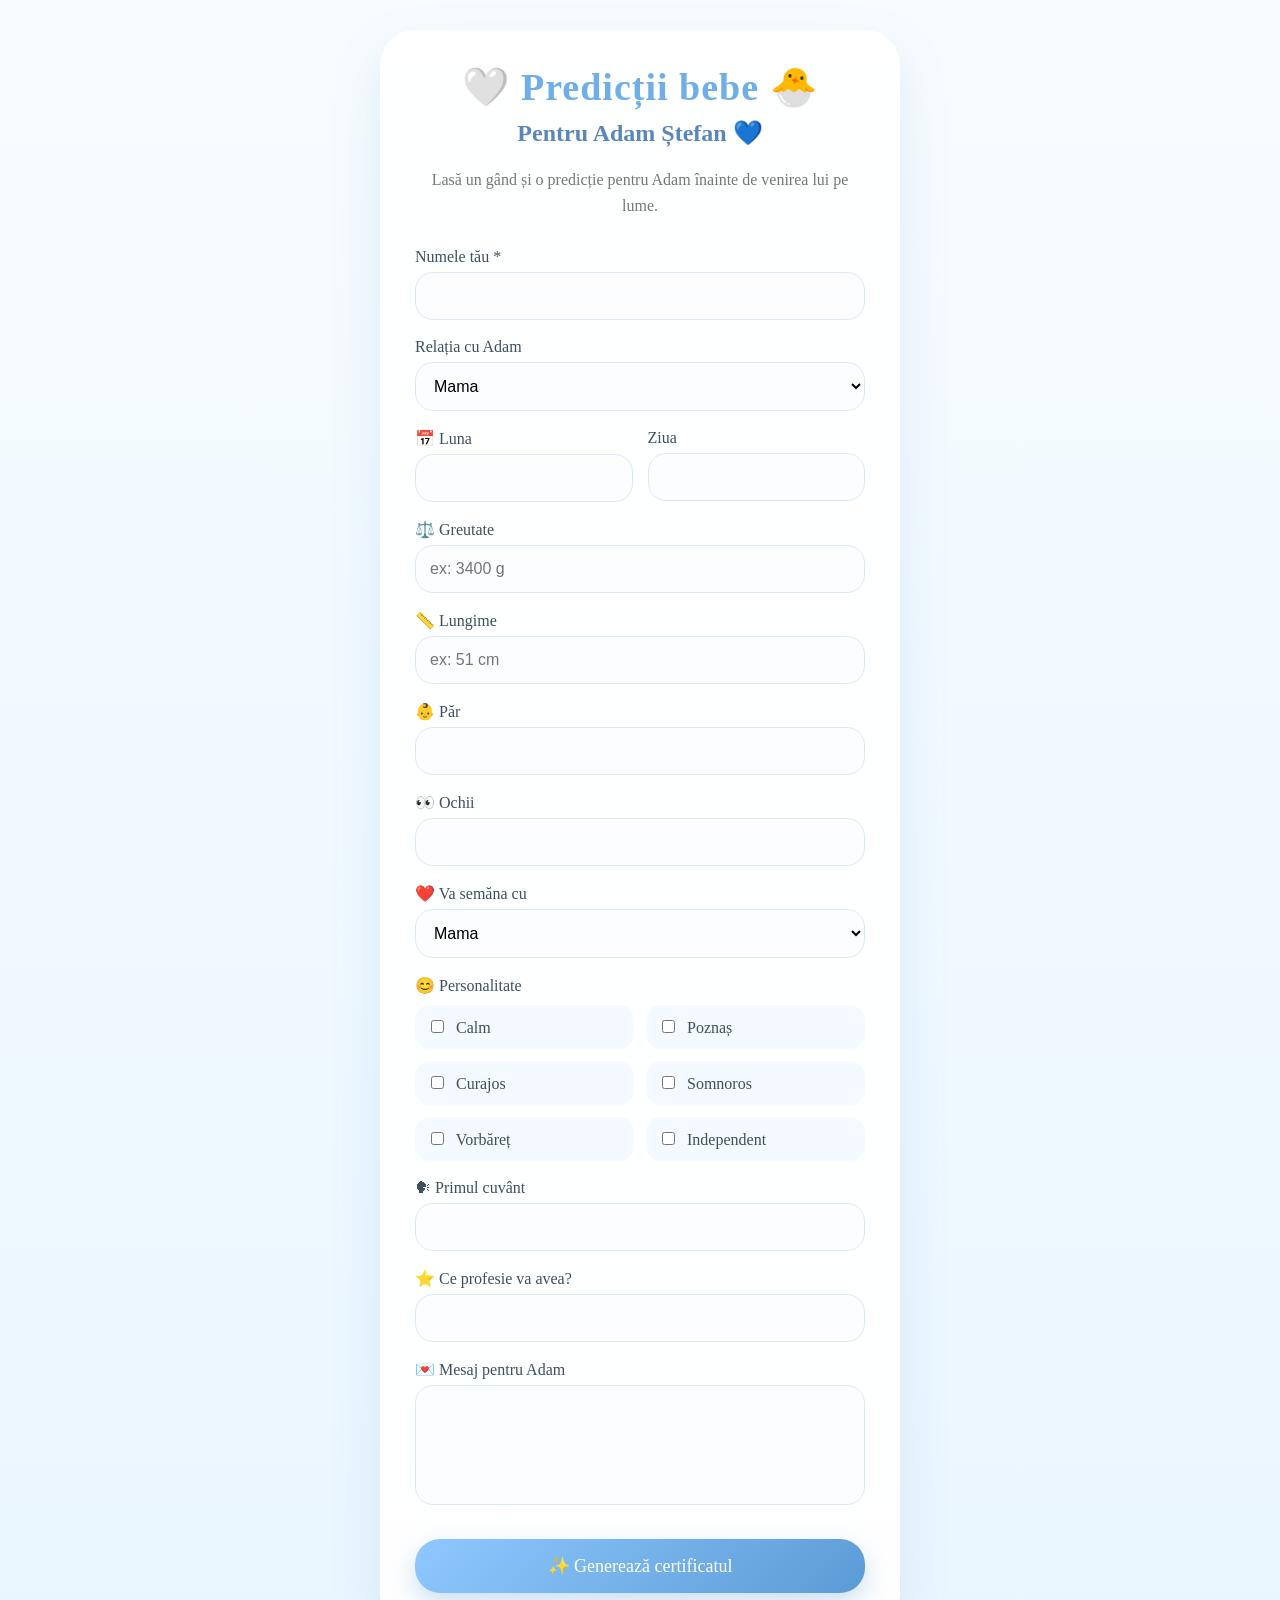
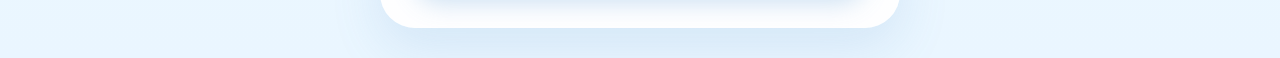
<file: index.html>
<!DOCTYPE html>
<html lang="ro">
<head>
<meta charset="UTF-8">
<meta name="viewport" content="width=device-width, initial-scale=1.0">
<title>Baby Predictions - Adam Ștefan</title>
<link rel="stylesheet" href="style.css">
</head>
<body>
<div class="wrapper">
<div class="card">
<h1>🤍 Predicții bebe 🐣</h1>
<h2>Pentru Adam Ștefan 💙</h2>
<p class="intro">
Lasă un gând și o predicție pentru Adam înainte de venirea lui pe lume.
</p>
<form id="predictionForm">
<label>Numele tău *</label>
<input id="name" required>
<label>Relația cu Adam</label>
<select id="relation">

<option>Mama</option>
<option>Tata</option>

<option>Bunica</option>
<option>Bunicul</option>

<option>Mătușa</option>
<option>Unchiul</option>

<option>Frate</option>
<option>Soră</option>

<option>Nașă</option>
<option>Naș</option>

<option>Prieten</option>
<option>Prietenă</option>

<option>Familie</option>

<option>Altă relație</option>

</select>
<div class="row">
<div>
<label>📅 Luna</label>
<input id="month">
</div>
<div>
<label>Ziua</label>
<input id="day">
</div>
</div>
<label>⚖️ Greutate</label>
<input id="weight" placeholder="ex: 3400 g">
<label>📏 Lungime</label>
<input id="height" placeholder="ex: 51 cm">
<label>👶 Păr</label>
<input id="hair">
<label>👀 Ochii</label>
<input id="eyes">
<label>❤️ Va semăna cu</label>
<select id="look">
<option>Mama</option>
<option>Tata</option>
<option>Amândoi</option>
</select>
<label>😊 Personalitate</label>
<div class="checks">
<label><input type="checkbox" value="Calm"> Calm</label>
<label><input type="checkbox" value="Poznaș"> Poznaș</label>
<label><input type="checkbox" value="Curajos"> Curajos</label>
<label><input type="checkbox" value="Somnoros"> Somnoros</label>
<label><input type="checkbox" value="Vorbăreț"> Vorbăreț</label>
<label><input type="checkbox" value="Independent"> Independent</label>
</div>
<label>🗣 Primul cuvânt</label>
<input id="word">
<label>⭐ Ce profesie va avea?</label>
<input id="job">
<label>💌 Mesaj pentru Adam</label>
<textarea id="message"></textarea>
<button type="button" onclick="generateCertificate()">
✨ Generează certificatul
</button>
</form>
</div>
</div>
<script src="script.js"></script>
</body>
</html>
</file>
<file: style.css>
* {
    box-sizing: border-box;
}
body {
    margin: 0;
    min-height: 100vh;
    font-family: "Georgia", serif;
    background:
        linear-gradient(
            180deg,
            #f7fcff 0%,
            #eaf6ff 100%
        );
    color: #3f4f5f;
}
.wrapper {
    width: 100%;
    padding: 30px 15px;
}
.card {
    max-width: 520px;
    margin: auto;
    background: rgba(255,255,255,0.95);
    padding: 35px;
    border-radius: 35px;
    box-shadow:
        0 20px 50px rgba(90,150,200,0.15);
}
h1 {
    text-align:center;
    font-size:38px;
    margin:0;
    color:#6faee8;
    letter-spacing:1px;
}
h2 {
    text-align:center;
    color:#5b87b8;
    margin-top:10px;
}
.intro {
    text-align:center;
    line-height:1.6;
    color:#777;
    margin-bottom:30px;
}
label {
    display:block;
    margin-top:18px;
    margin-bottom:6px;
    font-size:16px;
}
input,
select,
textarea {
    width:100%;
    padding:14px;
    border-radius:18px;
    border:1px solid #d9eaf7;
    background:#fbfdff;
    font-size:16px;
    outline:none;
    transition:0.3s;
}
input:focus,
select:focus,
textarea:focus {
    border-color:#8cc8ff;
    box-shadow:
    0 0 0 4px rgba(140,200,255,0.15);
}
textarea {
    height:120px;
    resize:none;
}
.row {
    display:flex;
    gap:15px;
}
.row > div {
    flex:1;
}
.checks {
    display:grid;
    grid-template-columns:1fr 1fr;
    gap:12px;
    margin-top:10px;
}
.checks label {
    background:#f4faff;
    padding:12px;
    border-radius:15px;
    margin:0;
    cursor:pointer;
}
.checks input {
    width:auto;
    margin-right:8px;
}
button {
    width:100%;
    margin-top:30px;
    padding:16px;
    border:none;
    border-radius:25px;
    background:
    linear-gradient(
        135deg,
        #8fc8ff,
        #5b9bd5
    );
    color:white;
    font-size:18px;
    font-family:inherit;
    cursor:pointer;
    box-shadow:
    0 10px 25px rgba(91,155,213,0.3);
    transition:0.3s;
}
button:hover {
    transform:translateY(-2px);
}
@media(max-width:600px){
    .card {
        padding:25px;
        border-radius:25px;
    }
    h1 {
        font-size:30px;
    }
    .row {
        flex-direction:column;
        gap:0;
    }
    .checks {
        grid-template-columns:1fr;
    }
}
</file>
